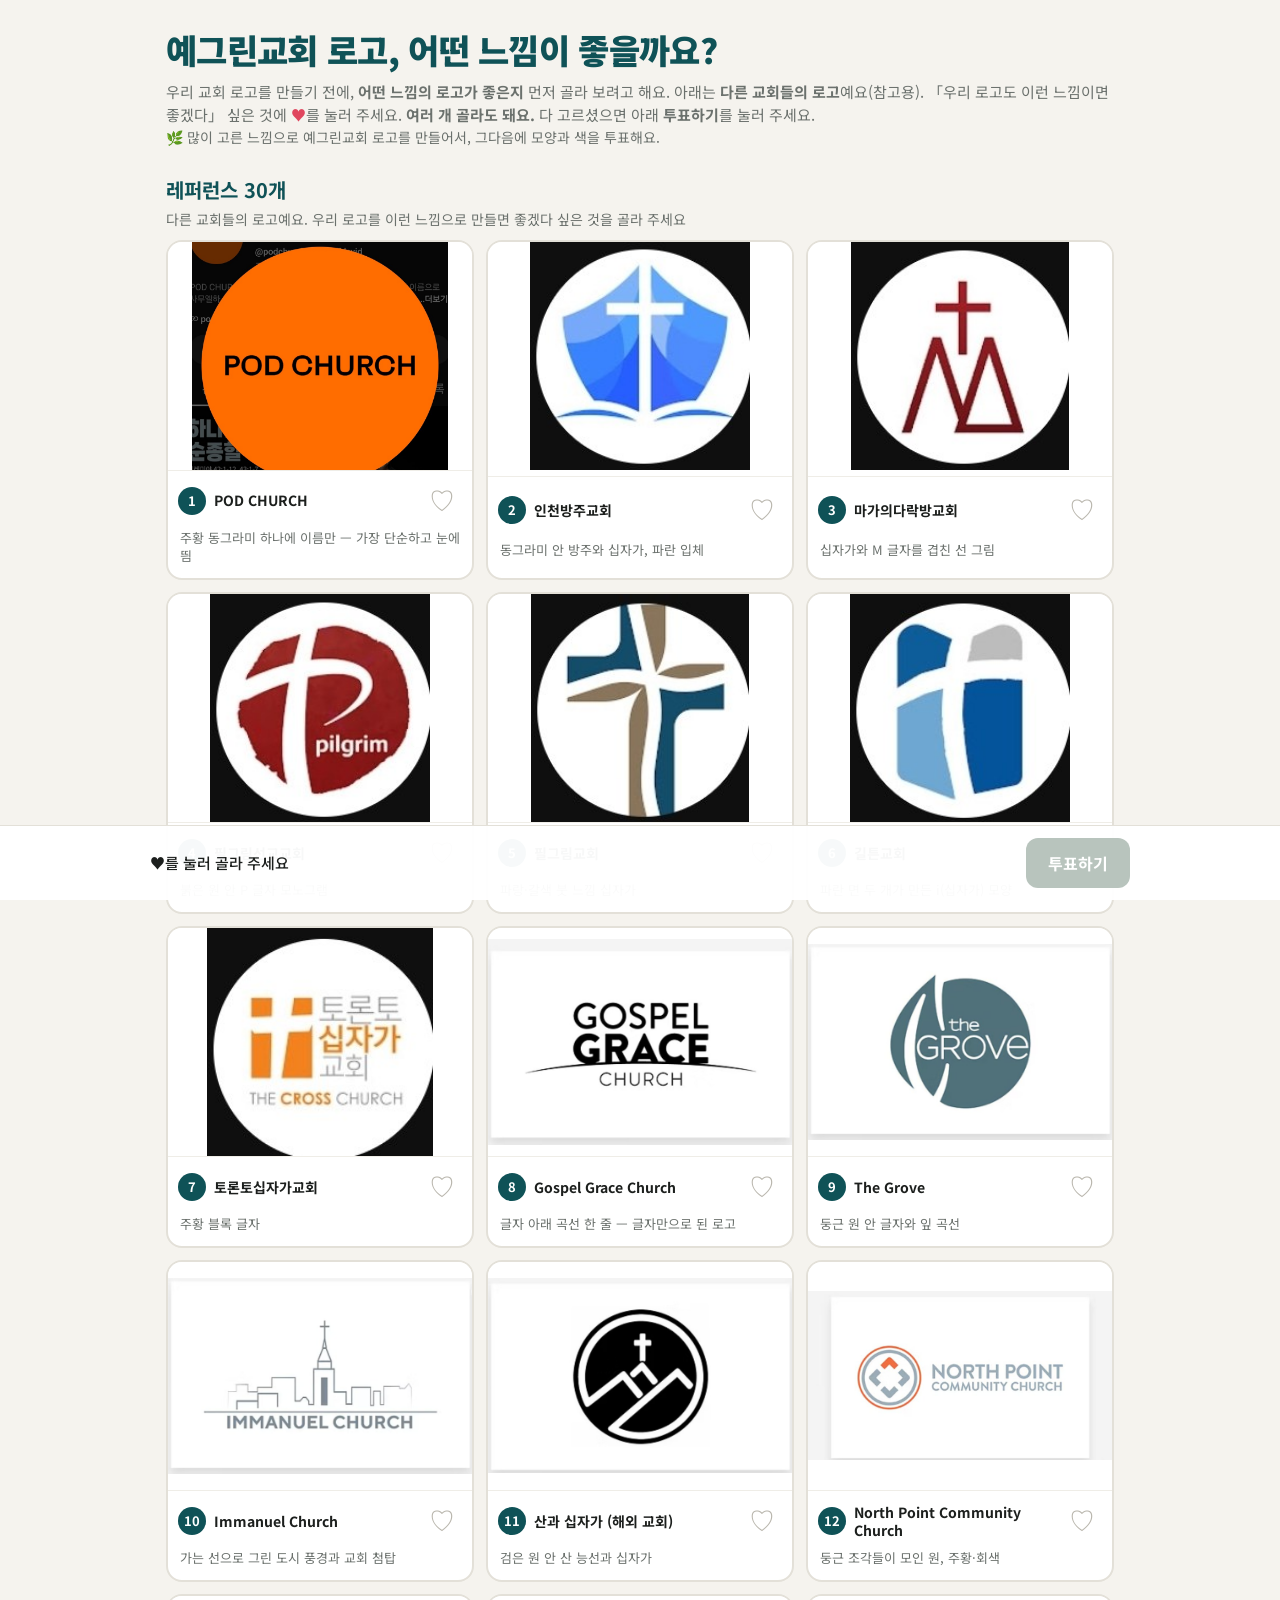
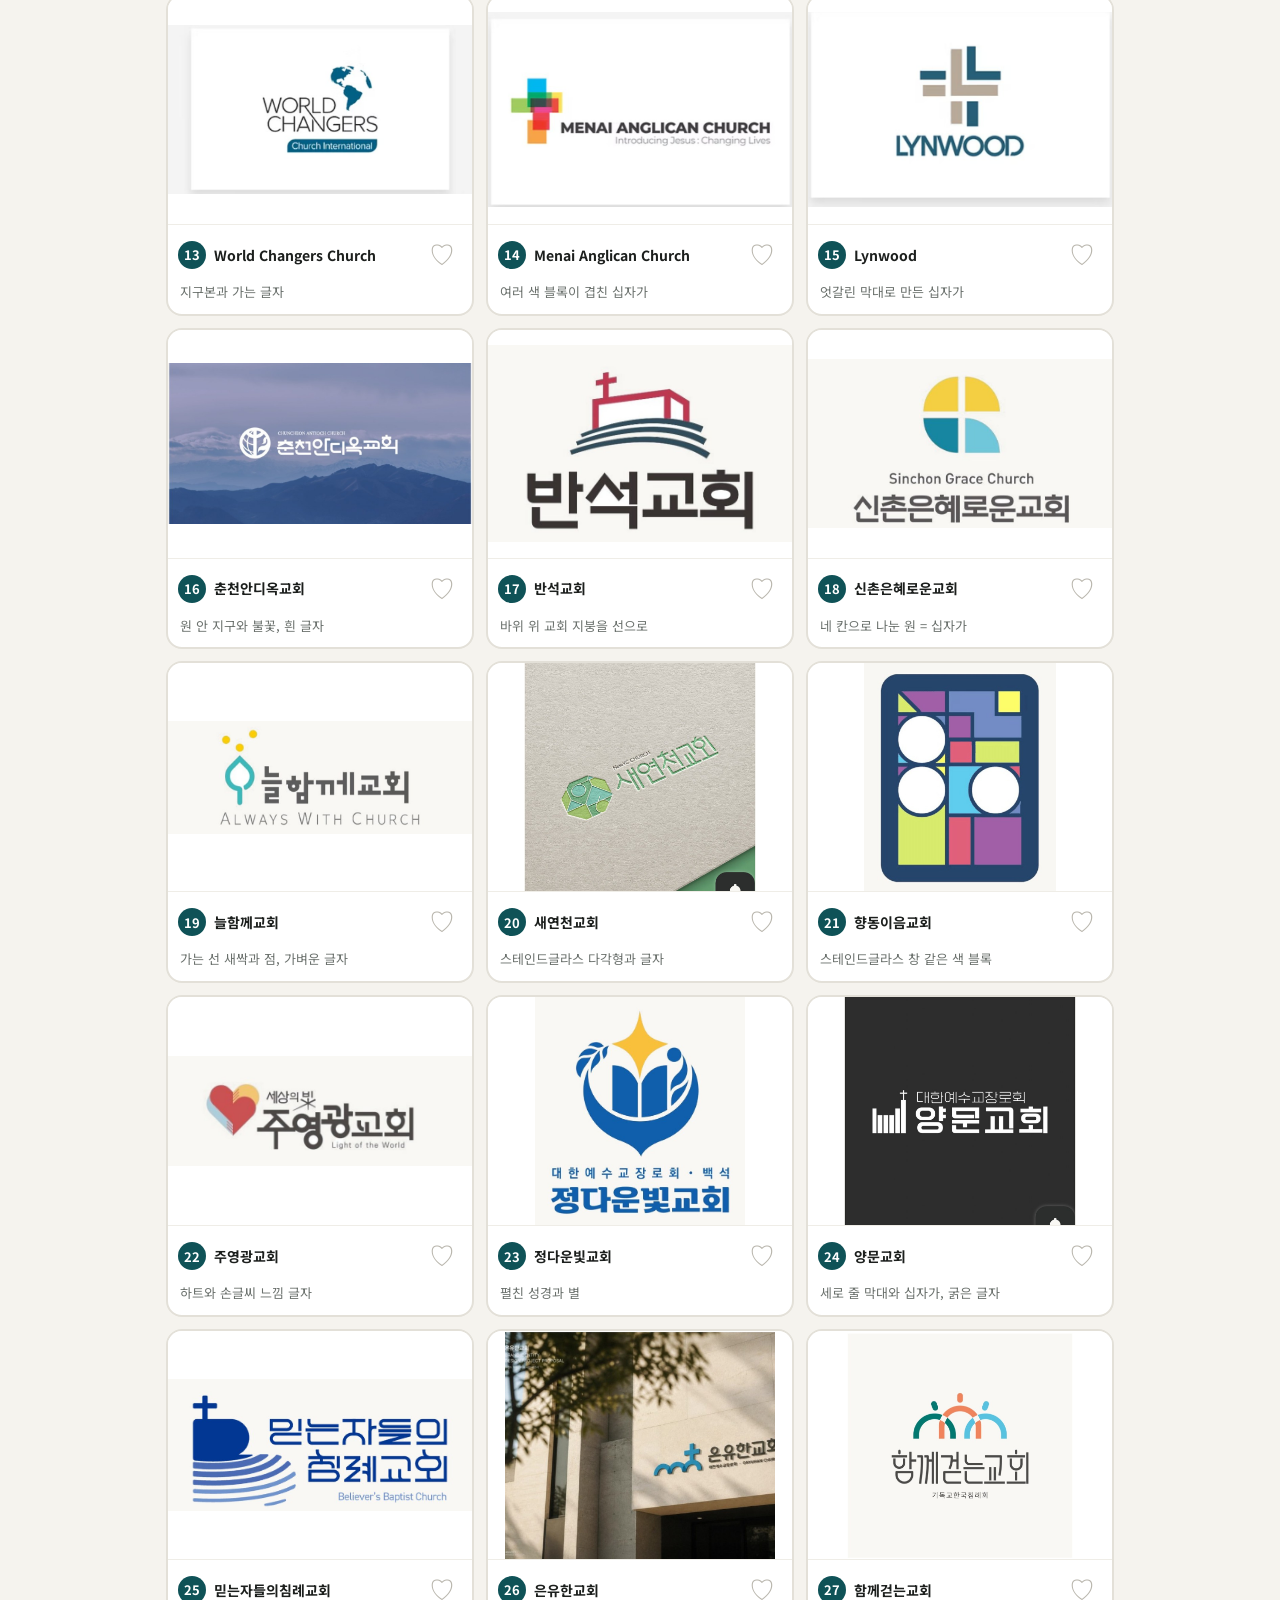
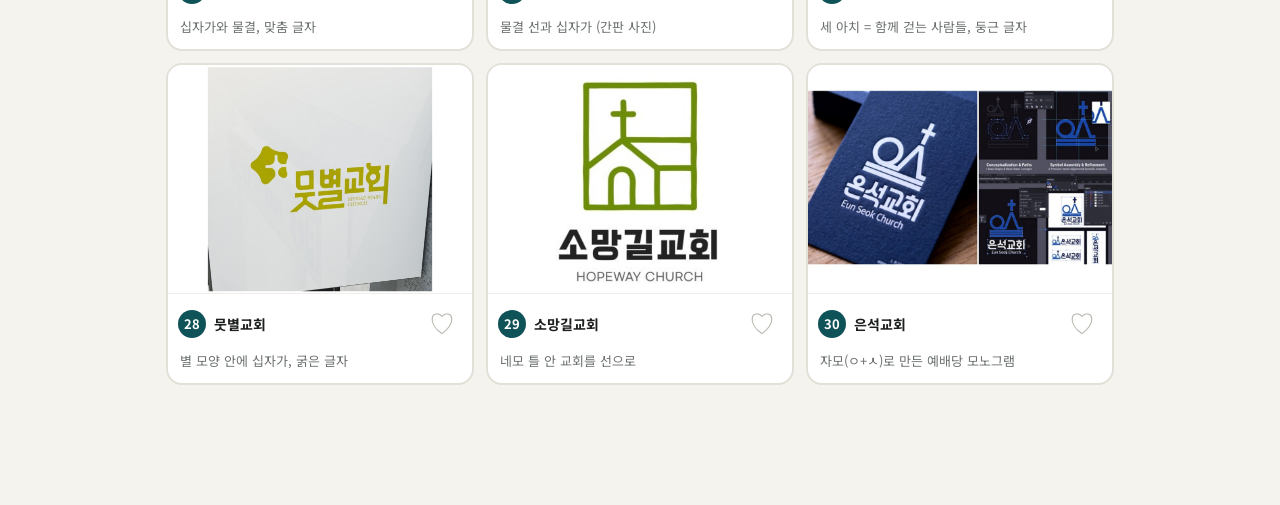
<file: vote/index.html>
<!doctype html>
<html lang="ko"><head>
<meta charset="utf-8">
<meta name="viewport" content="width=device-width,initial-scale=1,viewport-fit=cover">
<meta name="robots" content="noindex">
<title>예그린교회 로고 느낌 투표</title>
<meta property="og:title" content="예그린교회 로고 느낌 투표">
<meta property="og:description" content="다른 교회 로고 30개 중 마음에 드는 느낌에 ♥ (여러 개 가능)">
<meta property="og:image" content="https://elenglish123-ux.github.io/yegreen-site/vote/img5/01.jpg">
<link rel="stylesheet" href="https://fonts.googleapis.com/css2?family=Noto+Sans+KR:wght@400;500;700;900&display=swap">
<style>
:root{--g:#0F5257;--g2:#FF7A59;--bg:#F5F3EE;--card:#fff;--line:#e3e0d8;--muted:#6b716d;--heart:#e0465e}
*{box-sizing:border-box}
body{margin:0;background:var(--bg);color:#1c1f1d;font-family:'Noto Sans KR',system-ui,sans-serif;line-height:1.5}
.wrap{max-width:980px;margin:0 auto;padding:24px 16px 120px}
h1{margin:0;color:var(--g);font-weight:900;font-size:clamp(24px,6vw,34px);letter-spacing:-.02em}
.lead{color:var(--muted);margin:6px 0 18px;font-size:15px}
h2{margin:26px 0 4px;font-size:20px;color:var(--g)}
.sub{color:var(--muted);font-size:14px;margin:0 0 10px}
.grid{display:grid;grid-template-columns:repeat(3,minmax(0,1fr));gap:12px}
@media(max-width:720px){.grid{grid-template-columns:repeat(2,minmax(0,1fr))}}
.it{background:var(--card);border:2px solid var(--line);border-radius:16px;overflow:hidden;display:grid;cursor:pointer;transition:border-color .15s,box-shadow .15s;-webkit-tap-highlight-color:transparent}
.it.on{border-color:var(--heart);box-shadow:0 0 0 2px var(--heart)}
.it img{width:100%;aspect-ratio:4/3;object-fit:contain;background:#fff;display:block}
.newb{display:inline-block;margin-left:6px;padding:1px 7px;border-radius:999px;background:#C9A54E;color:#fff;font-size:11px;font-weight:700;vertical-align:2px}
.cap{display:flex;align-items:center;gap:8px;padding:10px 10px 12px;border-top:1px solid #efede7}
.no{flex:none;width:28px;height:28px;border-radius:50%;background:var(--g);color:#fff;font-weight:700;font-size:13px;display:grid;place-items:center}
.nm{flex:1;font-weight:700;font-size:14px;line-height:1.3;min-width:0}
.hb{flex:none;width:40px;height:40px;border:0;background:none;font-size:26px;line-height:1;color:#b9b6ad;cursor:pointer;padding:0}
.it.on .hb{color:var(--heart)}
.res{height:6px;background:#efede7;border-radius:3px;margin:0 10px 10px;overflow:hidden;display:none}
.res i{display:block;height:100%;background:var(--g2);width:0;transition:width .6s}
.mean{margin:-4px 0 0;padding:0 12px 12px;font-size:13px;color:var(--muted);line-height:1.45}
.cnt{font-size:12px;color:var(--muted);font-weight:500;display:none}
.showres .res,.showres .cnt{display:block}
.bar{position:fixed;left:0;right:0;bottom:0;background:rgba(255,255,255,.97);border-top:1px solid var(--line);padding:12px 16px calc(12px + env(safe-area-inset-bottom))}
.bar .in{max-width:980px;margin:0 auto;display:flex;align-items:center;gap:12px}
.msg{flex:1;font-size:15px;font-weight:500}
.go{border:0;border-radius:12px;background:var(--g);color:#fff;font:700 16px 'Noto Sans KR';padding:13px 22px;cursor:pointer}
.go:disabled{background:#b8c4bd;cursor:default}
.toast{position:fixed;left:50%;top:18px;transform:translateX(-50%);background:var(--g);color:#fff;padding:10px 18px;border-radius:999px;font-weight:700;display:none;z-index:9}
</style>
</head><body>
<main class="wrap">
  <h1>예그린교회 로고, 어떤 느낌이 좋을까요?</h1>
  <p class="lead">우리 교회 로고를 만들기 전에, <b>어떤 느낌의 로고가 좋은지</b> 먼저 골라 보려고 해요. 아래는 <b>다른 교회들의 로고</b>예요(참고용). 「우리 로고도 이런 느낌이면 좋겠다」 싶은 것에 <b style="color:var(--heart)">♥</b>를 눌러 주세요. <b>여러 개 골라도 돼요.</b> 다 고르셨으면 아래 <b>투표하기</b>를 눌러 주세요.<br><span style="font-size:14px">🌿 많이 고른 느낌으로 예그린교회 로고를 만들어서, 그다음에 모양과 색을 투표해요.</span></p>
  <div id="grid"></div>
</main>
<div class="bar"><div class="in"><div class="msg" id="msg">♥를 눌러 골라 주세요</div><button class="go" id="go" disabled>투표하기</button></div></div>
<div class="toast" id="toast"></div>
<script>
// 투표 서버(구글 앱스 스크립트 웹 앱) 주소
var API = 'https://script.google.com/macros/s/AKfycbyaZFDWbgJU160vzbutcKDSTzNNvwKSWZc-JOxOrOJdjfLxgPfUrI1G9TxMG4OISkxaXg/exec';
var GROUPS = [{"t": "레퍼런스 30개", "d": "다른 교회들의 로고예요. 우리 로고를 이런 느낌으로 만들면 좋겠다 싶은 것을 골라 주세요", "items": [{"id": 1, "n": "POD CHURCH", "label": "레퍼런스 1", "m": "주황 동그라미 하나에 이름만 — 가장 단순하고 눈에 띔"}, {"id": 2, "n": "인천방주교회", "label": "레퍼런스 2", "m": "동그라미 안 방주와 십자가, 파란 입체"}, {"id": 3, "n": "마가의다락방교회", "label": "레퍼런스 3", "m": "십자가와 M 글자를 겹친 선 그림"}, {"id": 4, "n": "필그림선교교회", "label": "레퍼런스 4", "m": "붉은 원 안 P 글자 모노그램"}, {"id": 5, "n": "필그림교회", "label": "레퍼런스 5", "m": "파랑·갈색 붓 느낌 십자가"}, {"id": 6, "n": "길튼교회", "label": "레퍼런스 6", "m": "파란 면 두 개가 만든 i(십자가) 모양"}, {"id": 7, "n": "토론토십자가교회", "label": "레퍼런스 7", "m": "주황 블록 글자"}, {"id": 8, "n": "Gospel Grace Church", "label": "레퍼런스 8", "m": "글자 아래 곡선 한 줄 — 글자만으로 된 로고"}, {"id": 9, "n": "The Grove", "label": "레퍼런스 9", "m": "둥근 원 안 글자와 잎 곡선"}, {"id": 10, "n": "Immanuel Church", "label": "레퍼런스 10", "m": "가는 선으로 그린 도시 풍경과 교회 첨탑"}, {"id": 11, "n": "산과 십자가 (해외 교회)", "label": "레퍼런스 11", "m": "검은 원 안 산 능선과 십자가"}, {"id": 12, "n": "North Point Community Church", "label": "레퍼런스 12", "m": "둥근 조각들이 모인 원, 주황·회색"}, {"id": 13, "n": "World Changers Church", "label": "레퍼런스 13", "m": "지구본과 가는 글자"}, {"id": 14, "n": "Menai Anglican Church", "label": "레퍼런스 14", "m": "여러 색 블록이 겹친 십자가"}, {"id": 15, "n": "Lynwood", "label": "레퍼런스 15", "m": "엇갈린 막대로 만든 십자가"}, {"id": 16, "n": "춘천안디옥교회", "label": "레퍼런스 16", "m": "원 안 지구와 불꽃, 흰 글자"}, {"id": 17, "n": "반석교회", "label": "레퍼런스 17", "m": "바위 위 교회 지붕을 선으로"}, {"id": 18, "n": "신촌은혜로운교회", "label": "레퍼런스 18", "m": "네 칸으로 나눈 원 = 십자가"}, {"id": 19, "n": "늘함께교회", "label": "레퍼런스 19", "m": "가는 선 새싹과 점, 가벼운 글자"}, {"id": 20, "n": "새연천교회", "label": "레퍼런스 20", "m": "스테인드글라스 다각형과 글자"}, {"id": 21, "n": "향동이음교회", "label": "레퍼런스 21", "m": "스테인드글라스 창 같은 색 블록"}, {"id": 22, "n": "주영광교회", "label": "레퍼런스 22", "m": "하트와 손글씨 느낌 글자"}, {"id": 23, "n": "정다운빛교회", "label": "레퍼런스 23", "m": "펼친 성경과 별"}, {"id": 24, "n": "양문교회", "label": "레퍼런스 24", "m": "세로 줄 막대와 십자가, 굵은 글자"}, {"id": 25, "n": "믿는자들의침례교회", "label": "레퍼런스 25", "m": "십자가와 물결, 맞춤 글자"}, {"id": 26, "n": "은유한교회", "label": "레퍼런스 26", "m": "물결 선과 십자가 (간판 사진)"}, {"id": 27, "n": "함께걷는교회", "label": "레퍼런스 27", "m": "세 아치 = 함께 걷는 사람들, 둥근 글자"}, {"id": 28, "n": "뭇별교회", "label": "레퍼런스 28", "m": "별 모양 안에 십자가, 굵은 글자"}, {"id": 29, "n": "소망길교회", "label": "레퍼런스 29", "m": "네모 틀 안 교회를 선으로"}, {"id": 30, "n": "은석교회", "label": "레퍼런스 30", "m": "자모(ㅇ+ㅅ)로 만든 예배당 모노그램"}]}];
function store(k,v){try{if(v===undefined)return localStorage.getItem(k);localStorage.setItem(k,v)}catch(e){return null}}
var KP='yg-vote4-picks',KD='yg-vote4-done',KS='yg-vote4-sent';
var device=store('yg-vote-device'); if(!device){device=Math.random().toString(36).slice(2)+Date.now().toString(36); store('yg-vote-device',device)}
var picks=[]; try{picks=JSON.parse(store(KP)||'[]')}catch(e){picks=[]}
var voted=store(KD)==='1', sentKey=store(KS)||'';
var grid=document.getElementById('grid'), go=document.getElementById('go'), msg=document.getElementById('msg');
GROUPS.forEach(function(g){
  var h=document.createElement('h2'); h.textContent=g.t; grid.appendChild(h);
  if(g.d){var p=document.createElement('p'); p.className='sub'; p.textContent=g.d; grid.appendChild(p)}
  var box=document.createElement('div'); box.className='grid'; grid.appendChild(box);
  g.items.forEach(function(it){
    var no=it.id, el=document.createElement('figure'); el.className='it'; el.dataset.no=no; el.style.margin='0';
    el.innerHTML='<img src="img5/'+String(no).padStart(2,'0')+'.jpg?v=1125r" alt="'+it.label+' '+it.n+'" loading="lazy"><div class="cap"><span class="no">'+it.label.split(' ')[1]+'</span><span class="nm">'+it.n+(it['new']?'<span class="newb">NEW</span>':'')+'<span class="cnt"></span></span><button class="hb" type="button" aria-label="'+it.label+' 고르기">♡</button></div><p class="mean">'+it.m+'</p><div class="res"><i></i></div>';
    el.addEventListener('click',function(){var k=picks.indexOf(no); if(k>-1)picks.splice(k,1); else picks.push(no); store(KP,JSON.stringify(picks)); render()});
    box.appendChild(el);
  });
});
function isSym(n){return n<=12||n>=26}
function render(){
  [].forEach.call(grid.querySelectorAll('.it'),function(el){var on=picks.indexOf(+el.dataset.no)>-1; el.classList.toggle('on',on); el.querySelector('.hb').textContent=on?'♥':'♡'; el.querySelector('.hb').setAttribute('aria-pressed',on)});
  var key=picks.slice().sort(function(a,b){return a-b}).join(',');
  var changed=key!==sentKey;
  go.disabled=!picks.length||(voted&&!changed);
  go.textContent=voted?(changed?'다시 투표하기':'투표 완료'):'투표하기';
  msg.innerHTML=picks.length?('<b>'+picks.length+'</b>개 골랐어요'+(voted&&!changed?' · 고마워요!':'')):'♥를 눌러 골라 주세요';
}
function toast(t){var e=document.getElementById('toast'); e.textContent=t; e.style.display='block'; setTimeout(function(){e.style.display='none'},2200)}
function showResults(r){
  if(!r||!r.counts)return; var mx=function(a,b){var m=1;for(var k=a;k<=b;k++)m=Math.max(m,r.counts[k]||0);return m}, m1=mx(1,30), m2=m1;
  grid.classList.add('showres');
  [].forEach.call(grid.querySelectorAll('.it'),function(el){var c=r.counts[el.dataset.no]||0, max=(isSym(+el.dataset.no)?m1:m2); el.querySelector('.res i').style.width=(c/max*100)+'%'; el.querySelector('.cnt').textContent=c+'표'});
  msg.innerHTML=msg.innerHTML+' <span style="color:#6b716d;font-size:13px">(지금까지 '+r.voters+'명 참여)</span>';
}
go.addEventListener('click',function(){
  if(!API){toast('투표 서버 연결 전이에요');return}
  go.disabled=true; go.textContent='보내는 중…';
  fetch(API,{method:'POST',headers:{'Content-Type':'text/plain;charset=utf-8'},body:JSON.stringify({device:device,picks:picks})})
   .then(function(r){return r.json()}).then(function(r){
     voted=true; store(KD,'1'); sentKey=picks.slice().sort(function(a,b){return a-b}).join(','); store(KS,sentKey);
     render(); showResults(r); toast('투표했어요. 고마워요!');
   }).catch(function(){toast('보내지 못했어요. 잠시 뒤 다시 눌러 주세요'); render()});
});
render();
if(voted&&API){fetch(API).then(function(r){return r.json()}).then(showResults).catch(function(){})}
</script>
</body></html>
</file>
